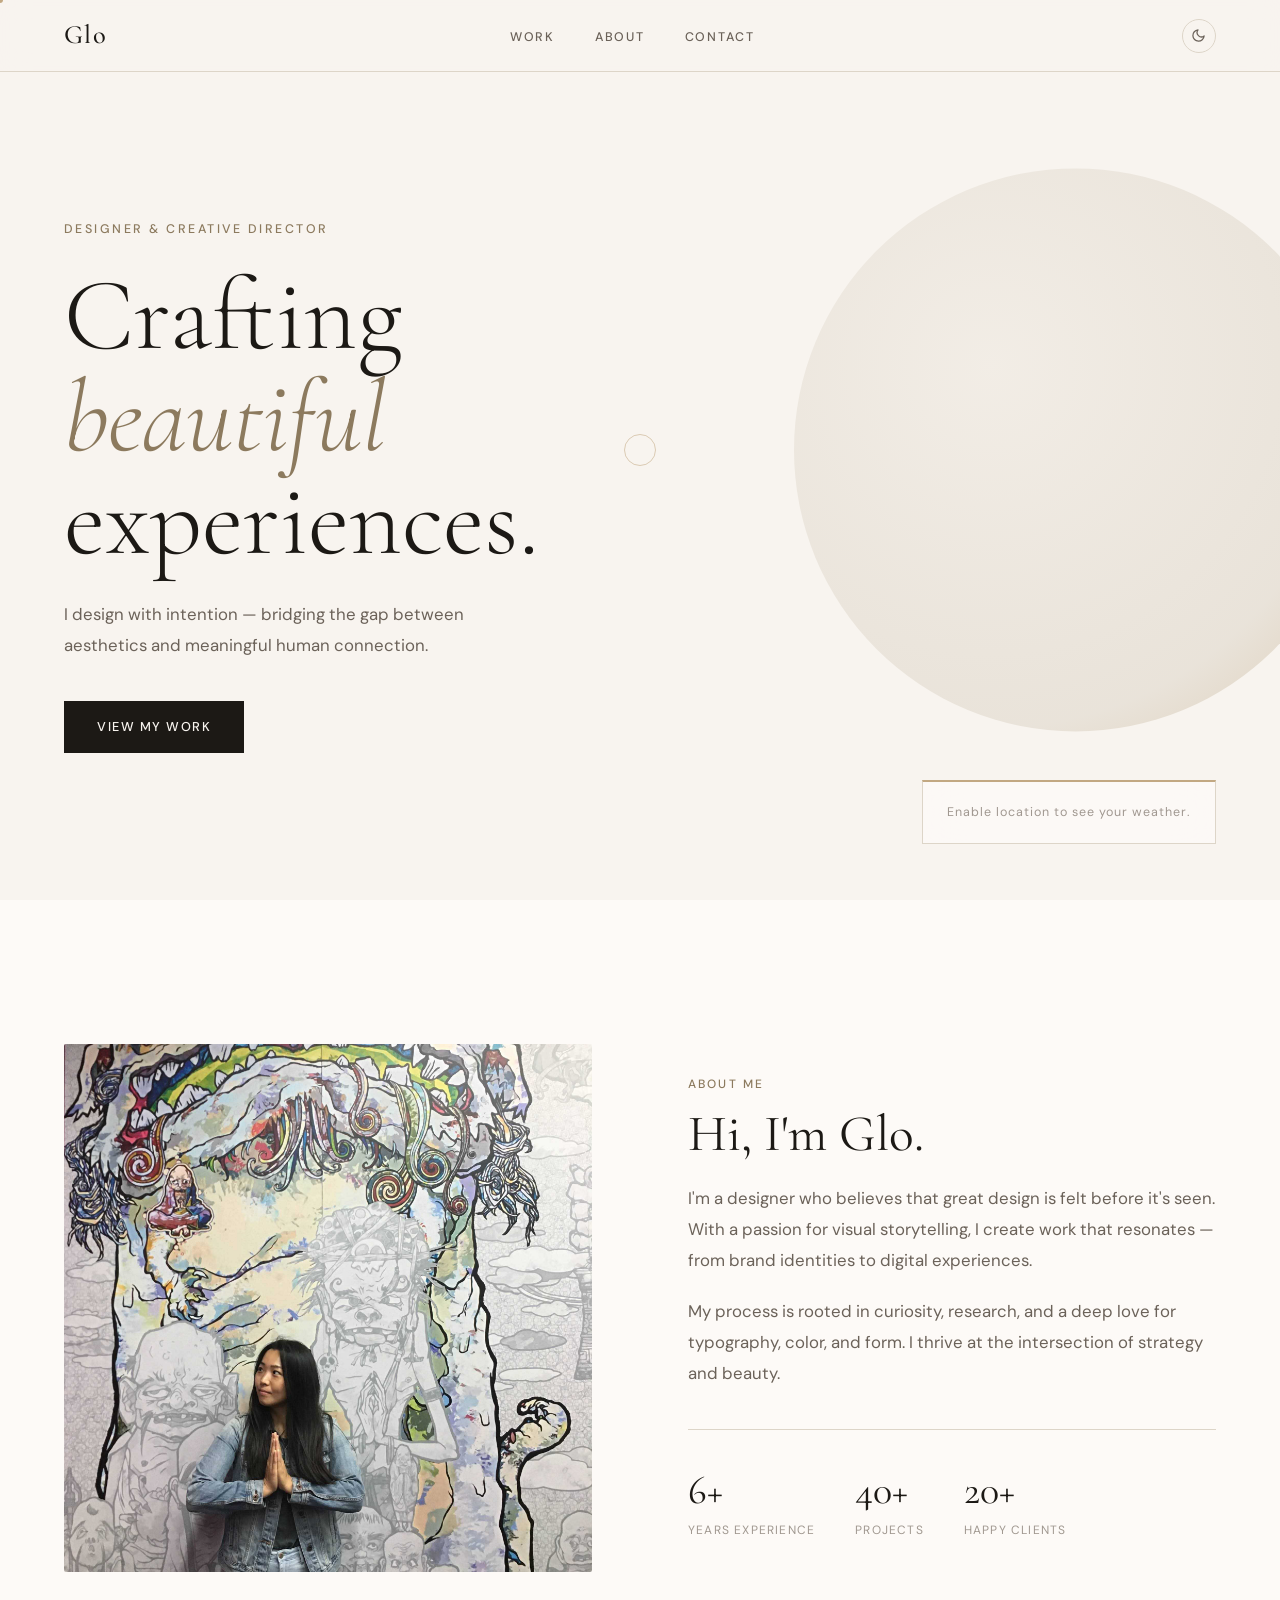
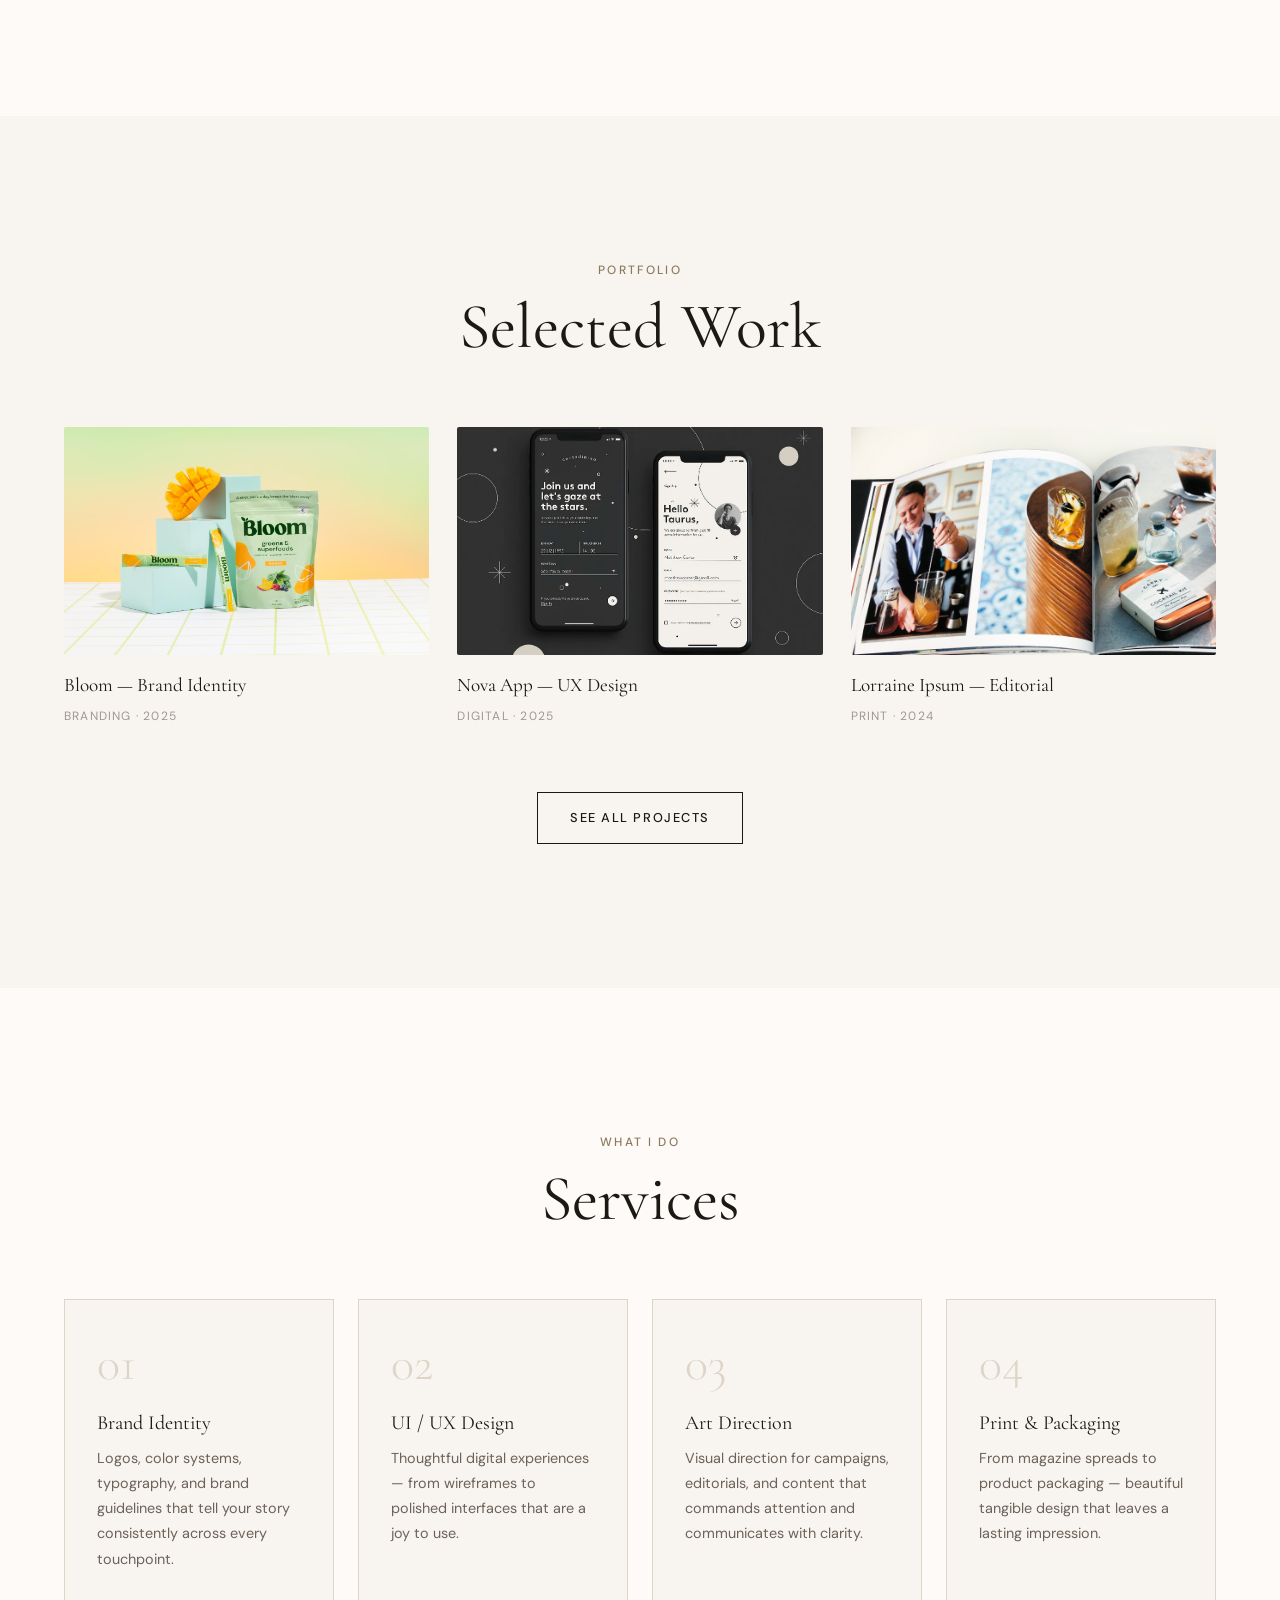
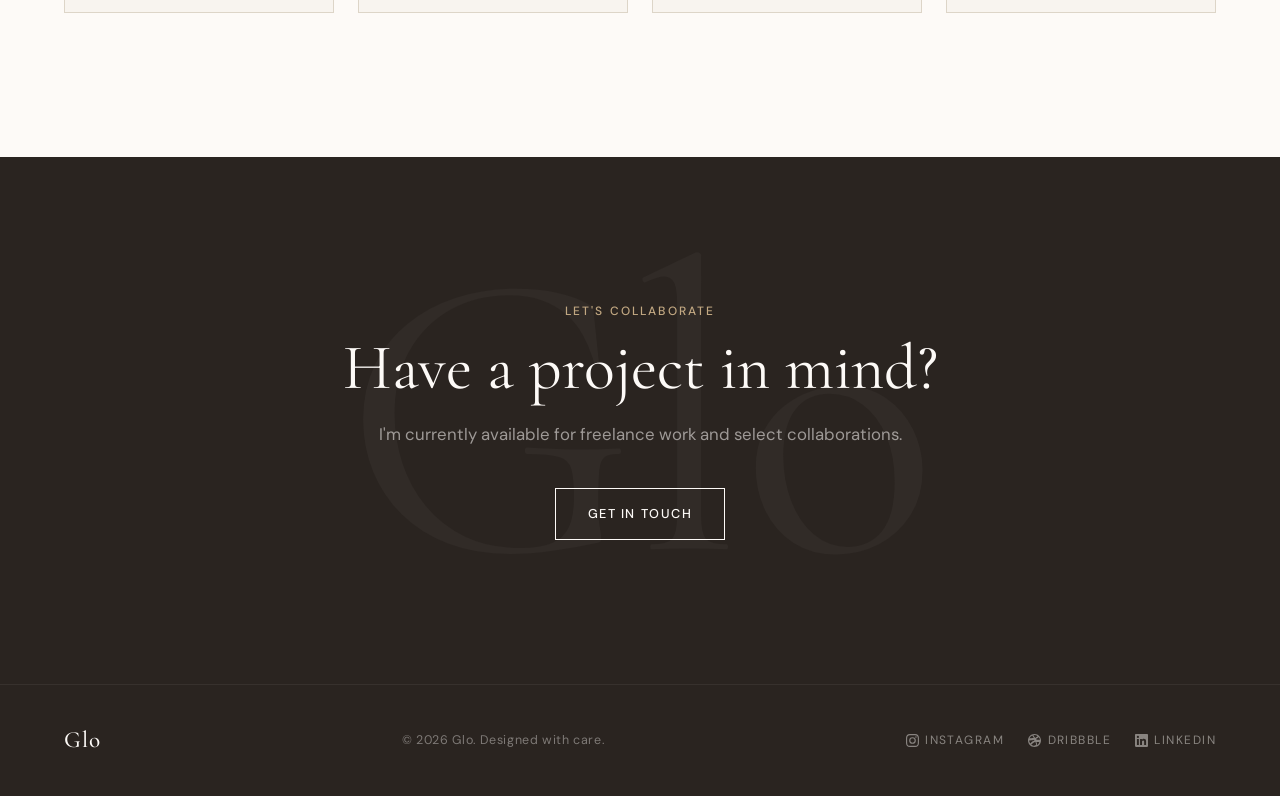
<file: index.html>
<!DOCTYPE html>
<html lang="en">
<head>
  <meta charset="UTF-8" />
  <meta name="viewport" content="width=device-width, initial-scale=1.0" />
  <title>Glo — Designer</title>
  <link rel="preconnect" href="https://fonts.googleapis.com" />
  <link rel="preconnect" href="https://fonts.gstatic.com" crossorigin />
  <link href="https://fonts.googleapis.com/css2?family=Cormorant+Garamond:ital,wght@0,300;0,400;0,500;1,300;1,400;1,500&family=DM+Sans:opsz,wght@9..40,300;9..40,400;9..40,500&display=swap" rel="stylesheet" />
  <link rel="stylesheet" href="css/styles.css" />
  <script>
    (function () {
      var t = localStorage.getItem('theme');
      if (t) { document.documentElement.setAttribute('data-theme', t); }
      else if (window.matchMedia('(prefers-color-scheme: dark)').matches) {
        document.documentElement.setAttribute('data-theme', 'dark');
      }
    }());
  </script>
</head>
<body>

  <!-- Custom cursor -->
  <div class="cursor__dot" id="cursorDot" aria-hidden="true"></div>
  <div class="cursor__ring" id="cursorRing" aria-hidden="true"></div>

  <!-- Navigation -->
  <nav class="nav">
    <a href="index.html" class="nav__logo">Glo</a>
    <ul class="nav__links">
      <li><a href="pages/work.html">Work</a></li>
      <li><a href="#about">About</a></li>
      <li><a href="pages/contact.html">Contact</a></li>
    </ul>
    <button class="theme-toggle" id="themeToggle" aria-label="Toggle dark mode">
      <svg class="theme-toggle__moon" xmlns="http://www.w3.org/2000/svg" width="15" height="15" viewBox="0 0 24 24" fill="none" stroke="currentColor" stroke-width="2" stroke-linecap="round" stroke-linejoin="round" aria-hidden="true"><path d="M21 12.79A9 9 0 1 1 11.21 3 7 7 0 0 0 21 12.79z"/></svg>
      <svg class="theme-toggle__sun" xmlns="http://www.w3.org/2000/svg" width="15" height="15" viewBox="0 0 24 24" fill="none" stroke="currentColor" stroke-width="2" stroke-linecap="round" stroke-linejoin="round" aria-hidden="true"><circle cx="12" cy="12" r="5"/><line x1="12" y1="1" x2="12" y2="3"/><line x1="12" y1="21" x2="12" y2="23"/><line x1="4.22" y1="4.22" x2="5.64" y2="5.64"/><line x1="18.36" y1="18.36" x2="19.78" y2="19.78"/><line x1="1" y1="12" x2="3" y2="12"/><line x1="21" y1="12" x2="23" y2="12"/><line x1="4.22" y1="19.78" x2="5.64" y2="18.36"/><line x1="18.36" y1="5.64" x2="19.78" y2="4.22"/></svg>
    </button>
  </nav>

  <!-- Hero -->
  <section class="hero">
    <div class="hero__content">
      <span class="hero__eyebrow">Designer &amp; Creative Director</span>
      <h1 class="hero__title">
        Crafting<br />
        <em>beautiful</em><br />
        experiences.
      </h1>
      <p class="hero__subtitle">
        I design with intention — bridging the gap between<br />
        aesthetics and meaningful human connection.
      </p>
      <a href="pages/work.html" class="btn btn--primary">View My Work</a>
    </div>
    <div class="hero__decoration">
      <div class="hero__circle"></div>
    </div>

    <!-- Weather Widget -->
    <div class="weather-widget" id="weatherWidget">
      <p class="weather-widget__status" id="wStatus">Locating…</p>
      <div class="weather-widget__body" id="wBody" style="display:none">
        <div class="weather-widget__primary">
          <span class="weather-widget__emoji" id="wEmoji"></span>
          <span class="weather-widget__temp" id="wTemp"></span>
        </div>
        <div class="weather-widget__secondary">
          <span class="weather-widget__desc" id="wDesc"></span>
          <span class="weather-widget__loc" id="wLoc"></span>
        </div>
      </div>
    </div>

  </section>

  <!-- About -->
  <section class="about" id="about">
    <div class="about__inner">
      <div class="about__image">
        <div class="about__img-placeholder">
          <img class="about__profile-img" src="assets/profile-pic-1.jpg" alt="Profile photo of Glo" />
        </div>
      </div>
      <div class="about__text">
        <span class="label">About Me</span>
        <h2 class="about__heading">Hi, I'm Glo.</h2>
        <p>I'm a designer who believes that great design is felt before it's seen. With a passion for visual storytelling, I create work that resonates — from brand identities to digital experiences.</p>
        <p>My process is rooted in curiosity, research, and a deep love for typography, color, and form. I thrive at the intersection of strategy and beauty.</p>
        <div class="about__stats">
          <div class="stat">
            <span class="stat__num">6+</span>
            <span class="stat__label">Years Experience</span>
          </div>
          <div class="stat">
            <span class="stat__num">40+</span>
            <span class="stat__label">Projects</span>
          </div>
          <div class="stat">
            <span class="stat__num">20+</span>
            <span class="stat__label">Happy Clients</span>
          </div>
        </div>
      </div>
    </div>
  </section>

  <!-- Selected Work -->
  <section class="selected-work">
    <div class="section-header">
      <span class="label">Portfolio</span>
      <h2>Selected Work</h2>
    </div>
    <div class="work-grid">
      <a href="pages/work.html" class="work-card">
        <div class="work-card__img work-card__img--1"></div>
        <div class="work-card__info">
          <h3>Bloom — Brand Identity</h3>
          <span>Branding · 2025</span>
        </div>
      </a>
      <a href="pages/work.html" class="work-card">
        <div class="work-card__img work-card__img--2"></div>
        <div class="work-card__info">
          <h3>Nova App — UX Design</h3>
          <span>Digital · 2025</span>
        </div>
      </a>
      <a href="pages/work.html" class="work-card">
        <div class="work-card__img work-card__img--3"></div>
        <div class="work-card__info">
          <h3>Lorraine Ipsum — Editorial</h3>
          <span>Print · 2024</span>
        </div>
      </a>
    </div>
    <div class="section-footer">
      <a href="pages/work.html" class="btn btn--secondary">See All Projects</a>
    </div>
  </section>

  <!-- Services -->
  <section class="services">
    <div class="section-header">
      <span class="label">What I Do</span>
      <h2>Services</h2>
    </div>
    <div class="services-grid">
      <div class="service-card">
        <div class="service-card__number">01</div>
        <h3>Brand Identity</h3>
        <p>Logos, color systems, typography, and brand guidelines that tell your story consistently across every touchpoint.</p>
      </div>
      <div class="service-card">
        <div class="service-card__number">02</div>
        <h3>UI / UX Design</h3>
        <p>Thoughtful digital experiences — from wireframes to polished interfaces that are a joy to use.</p>
      </div>
      <div class="service-card">
        <div class="service-card__number">03</div>
        <h3>Art Direction</h3>
        <p>Visual direction for campaigns, editorials, and content that commands attention and communicates with clarity.</p>
      </div>
      <div class="service-card">
        <div class="service-card__number">04</div>
        <h3>Print &amp; Packaging</h3>
        <p>From magazine spreads to product packaging — beautiful tangible design that leaves a lasting impression.</p>
      </div>
    </div>
  </section>

  <!-- CTA -->
  <section class="cta">
    <div class="cta__inner">
      <span class="label label--light">Let's Collaborate</span>
      <h2 class="cta__heading">Have a project in mind?</h2>
      <p>I'm currently available for freelance work and select collaborations.</p>
      <a href="pages/contact.html" class="btn btn--light">Get In Touch</a>
    </div>
  </section>

  <!-- Footer -->
  <footer class="footer">
    <div class="footer__inner">
      <span class="footer__logo">Glo</span>
      <p class="footer__copy">&copy; 2026 Glo. Designed with care.</p>
      <div class="footer__links">
        <a href="#"><svg xmlns="http://www.w3.org/2000/svg" width="13" height="13" viewBox="0 0 24 24" fill="currentColor" aria-hidden="true"><path d="M12 2.163c3.204 0 3.584.012 4.85.07 3.252.148 4.771 1.691 4.919 4.919.058 1.265.069 1.645.069 4.849 0 3.205-.012 3.584-.069 4.849-.149 3.225-1.664 4.771-4.919 4.919-1.266.058-1.644.07-4.85.07-3.204 0-3.584-.012-4.849-.07-3.26-.149-4.771-1.699-4.919-4.92-.058-1.265-.07-1.644-.07-4.849 0-3.204.013-3.583.07-4.849.149-3.227 1.664-4.771 4.919-4.919 1.266-.057 1.645-.069 4.849-.069zM12 0C8.741 0 8.333.014 7.053.072 2.695.272.273 2.69.073 7.052.014 8.333 0 8.741 0 12c0 3.259.014 3.668.072 4.948.2 4.358 2.618 6.78 6.98 6.98C8.333 23.986 8.741 24 12 24c3.259 0 3.668-.014 4.948-.072 4.354-.2 6.782-2.618 6.979-6.98.059-1.28.073-1.689.073-4.948 0-3.259-.014-3.667-.072-4.947-.196-4.354-2.617-6.78-6.979-6.98C15.668.014 15.259 0 12 0zm0 5.838a6.162 6.162 0 1 0 0 12.324 6.162 6.162 0 0 0 0-12.324zM12 16a4 4 0 1 1 0-8 4 4 0 0 1 0 8zm6.406-11.845a1.44 1.44 0 1 0 0 2.881 1.44 1.44 0 0 0 0-2.881z"/></svg>Instagram</a>
        <a href="#"><svg xmlns="http://www.w3.org/2000/svg" width="13" height="13" viewBox="0 0 24 24" fill="currentColor" aria-hidden="true"><path d="M12 0C5.374 0 0 5.373 0 12c0 6.628 5.374 12 12 12 6.628 0 12-5.372 12-12 0-6.627-5.372-12-12-12zm7.92 5.677c1.2 1.46 1.934 3.31 1.969 5.322-.288-.057-3.17-.645-6.072-.28-.066-.15-.13-.305-.198-.46-.19-.433-.393-.866-.607-1.29 3.22-1.31 4.688-3.197 4.908-3.292zM12 2.059c2.21 0 4.237.808 5.808 2.14-.19.075-1.5 1.863-4.617 3.02C11.68 4.93 10.07 3.24 9.83 2.99A10.005 10.005 0 0 1 12 2.06zm-4.39.737c.23.238 1.81 1.934 3.33 4.13-4.195 1.115-7.897 1.099-8.284 1.094A10.027 10.027 0 0 1 7.61 2.796zM2.058 12.003c0-.064.002-.128.002-.192.373.012 4.736.072 9.22-1.275.258.506.502 1.021.726 1.541-.113.032-.226.065-.337.1-4.638 1.497-7.1 5.588-7.1 5.588A9.944 9.944 0 0 1 2.059 12zm9.942 9.944a9.95 9.95 0 0 1-5.977-1.986s2.313-3.88 7.45-5.652c.021-.007.04-.015.06-.022a31.42 31.42 0 0 1 1.632 5.888 9.94 9.94 0 0 1-3.165.772zm5.11-1.406a33.027 33.027 0 0 0-1.516-5.608c2.715-.432 5.096.278 5.388.373a10.03 10.03 0 0 1-3.872 5.235z"/></svg>Dribbble</a>
        <a href="#"><svg xmlns="http://www.w3.org/2000/svg" width="13" height="13" viewBox="0 0 24 24" fill="currentColor" aria-hidden="true"><path d="M20.447 20.452h-3.554v-5.569c0-1.328-.027-3.037-1.852-3.037-1.853 0-2.136 1.445-2.136 2.939v5.667H9.351V9h3.414v1.561h.046c.477-.9 1.637-1.85 3.37-1.85 3.601 0 4.267 2.37 4.267 5.455v6.286zM5.337 7.433a2.062 2.062 0 0 1-2.063-2.065 2.064 2.064 0 1 1 2.063 2.065zm1.782 13.019H3.555V9h3.564v11.452zM22.225 0H1.771C.792 0 0 .774 0 1.729v20.542C0 23.227.792 24 1.771 24h20.451C23.2 24 24 23.227 24 22.271V1.729C24 .774 23.2 0 22.222 0h.003z"/></svg>LinkedIn</a>
      </div>
    </div>
  </footer>

  <script src="js/app.js"></script>
</body>
</html>
</file>
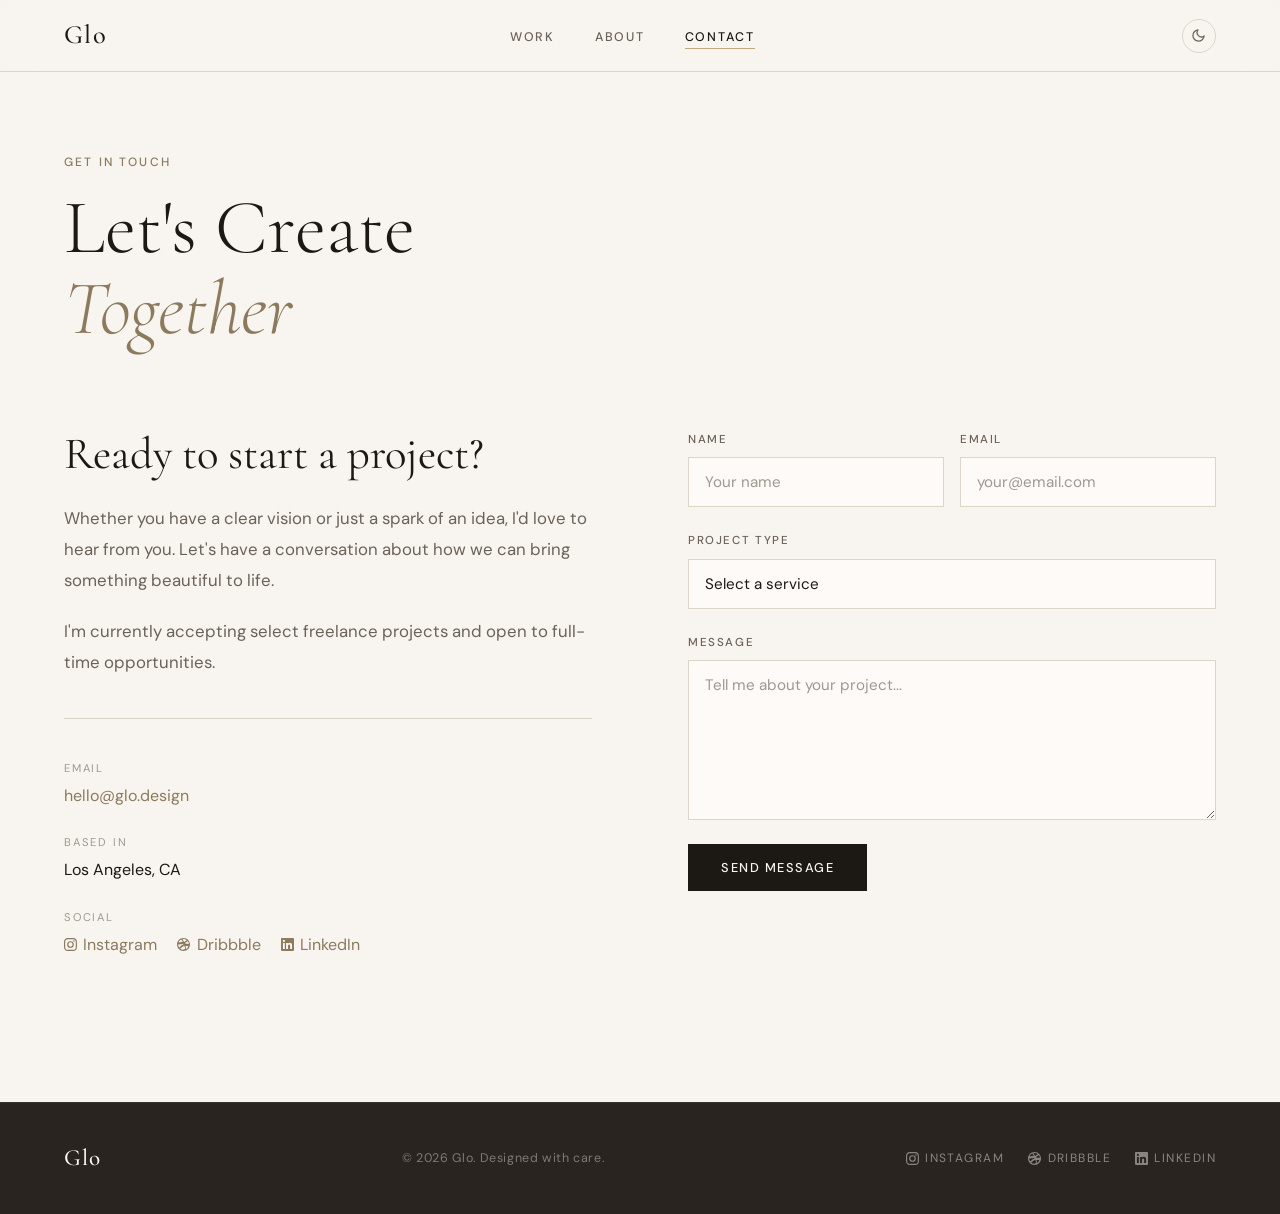
<file: pages/contact.html>
<!DOCTYPE html>
<html lang="en">
<head>
  <meta charset="UTF-8" />
  <meta name="viewport" content="width=device-width, initial-scale=1.0" />
  <title>Contact — Glo</title>
  <link rel="preconnect" href="https://fonts.googleapis.com" />
  <link rel="preconnect" href="https://fonts.gstatic.com" crossorigin />
  <link href="https://fonts.googleapis.com/css2?family=Cormorant+Garamond:ital,wght@0,300;0,400;0,500;1,300;1,400;1,500&family=DM+Sans:opsz,wght@9..40,300;9..40,400;9..40,500&display=swap" rel="stylesheet" />
  <link rel="stylesheet" href="../css/styles.css" />
  <script>
    (function () {
      var t = localStorage.getItem('theme');
      if (t) { document.documentElement.setAttribute('data-theme', t); }
      else if (window.matchMedia('(prefers-color-scheme: dark)').matches) {
        document.documentElement.setAttribute('data-theme', 'dark');
      }
    }());
  </script>
</head>
<body>

  <nav class="nav">
    <a href="../index.html" class="nav__logo">Glo</a>
    <ul class="nav__links">
      <li><a href="work.html">Work</a></li>
      <li><a href="../index.html#about">About</a></li>
      <li><a href="contact.html" class="nav__link--active">Contact</a></li>
    </ul>
    <button class="theme-toggle" id="themeToggle" aria-label="Toggle dark mode">
      <svg class="theme-toggle__moon" xmlns="http://www.w3.org/2000/svg" width="15" height="15" viewBox="0 0 24 24" fill="none" stroke="currentColor" stroke-width="2" stroke-linecap="round" stroke-linejoin="round" aria-hidden="true"><path d="M21 12.79A9 9 0 1 1 11.21 3 7 7 0 0 0 21 12.79z"/></svg>
      <svg class="theme-toggle__sun" xmlns="http://www.w3.org/2000/svg" width="15" height="15" viewBox="0 0 24 24" fill="none" stroke="currentColor" stroke-width="2" stroke-linecap="round" stroke-linejoin="round" aria-hidden="true"><circle cx="12" cy="12" r="5"/><line x1="12" y1="1" x2="12" y2="3"/><line x1="12" y1="21" x2="12" y2="23"/><line x1="4.22" y1="4.22" x2="5.64" y2="5.64"/><line x1="18.36" y1="18.36" x2="19.78" y2="19.78"/><line x1="1" y1="12" x2="3" y2="12"/><line x1="21" y1="12" x2="23" y2="12"/><line x1="4.22" y1="19.78" x2="5.64" y2="18.36"/><line x1="18.36" y1="5.64" x2="19.78" y2="4.22"/></svg>
    </button>
  </nav>

  <section class="page-hero">
    <span class="page-hero__eyebrow">Get In Touch</span>
    <h1 class="page-hero__title">
      Let's Create<br />
      <em>Together</em>
    </h1>
  </section>

  <div class="contact-layout">

    <div class="contact-info">
      <h2>Ready to start a project?</h2>
      <p>Whether you have a clear vision or just a spark of an idea, I'd love to hear from you. Let's have a conversation about how we can bring something beautiful to life.</p>
      <p>I'm currently accepting select freelance projects and open to full-time opportunities.</p>

      <div class="contact-details">
        <div>
          <span class="contact-detail__label">Email</span>
          <div class="contact-detail__value">
            <a href="mailto:hello@glo.design">hello@glo.design</a>
          </div>
        </div>
        <div>
          <span class="contact-detail__label">Based In</span>
          <div class="contact-detail__value">Los Angeles, CA</div>
        </div>
        <div>
          <span class="contact-detail__label">Social</span>
          <div class="contact-detail__value social-links">
            <a href="#"><svg xmlns="http://www.w3.org/2000/svg" width="13" height="13" viewBox="0 0 24 24" fill="currentColor" aria-hidden="true"><path d="M12 2.163c3.204 0 3.584.012 4.85.07 3.252.148 4.771 1.691 4.919 4.919.058 1.265.069 1.645.069 4.849 0 3.205-.012 3.584-.069 4.849-.149 3.225-1.664 4.771-4.919 4.919-1.266.058-1.644.07-4.85.07-3.204 0-3.584-.012-4.849-.07-3.26-.149-4.771-1.699-4.919-4.92-.058-1.265-.07-1.644-.07-4.849 0-3.204.013-3.583.07-4.849.149-3.227 1.664-4.771 4.919-4.919 1.266-.057 1.645-.069 4.849-.069zM12 0C8.741 0 8.333.014 7.053.072 2.695.272.273 2.69.073 7.052.014 8.333 0 8.741 0 12c0 3.259.014 3.668.072 4.948.2 4.358 2.618 6.78 6.98 6.98C8.333 23.986 8.741 24 12 24c3.259 0 3.668-.014 4.948-.072 4.354-.2 6.782-2.618 6.979-6.98.059-1.28.073-1.689.073-4.948 0-3.259-.014-3.667-.072-4.947-.196-4.354-2.617-6.78-6.979-6.98C15.668.014 15.259 0 12 0zm0 5.838a6.162 6.162 0 1 0 0 12.324 6.162 6.162 0 0 0 0-12.324zM12 16a4 4 0 1 1 0-8 4 4 0 0 1 0 8zm6.406-11.845a1.44 1.44 0 1 0 0 2.881 1.44 1.44 0 0 0 0-2.881z"/></svg>Instagram</a>
            <a href="#"><svg xmlns="http://www.w3.org/2000/svg" width="13" height="13" viewBox="0 0 24 24" fill="currentColor" aria-hidden="true"><path d="M12 0C5.374 0 0 5.373 0 12c0 6.628 5.374 12 12 12 6.628 0 12-5.372 12-12 0-6.627-5.372-12-12-12zm7.92 5.677c1.2 1.46 1.934 3.31 1.969 5.322-.288-.057-3.17-.645-6.072-.28-.066-.15-.13-.305-.198-.46-.19-.433-.393-.866-.607-1.29 3.22-1.31 4.688-3.197 4.908-3.292zM12 2.059c2.21 0 4.237.808 5.808 2.14-.19.075-1.5 1.863-4.617 3.02C11.68 4.93 10.07 3.24 9.83 2.99A10.005 10.005 0 0 1 12 2.06zm-4.39.737c.23.238 1.81 1.934 3.33 4.13-4.195 1.115-7.897 1.099-8.284 1.094A10.027 10.027 0 0 1 7.61 2.796zM2.058 12.003c0-.064.002-.128.002-.192.373.012 4.736.072 9.22-1.275.258.506.502 1.021.726 1.541-.113.032-.226.065-.337.1-4.638 1.497-7.1 5.588-7.1 5.588A9.944 9.944 0 0 1 2.059 12zm9.942 9.944a9.95 9.95 0 0 1-5.977-1.986s2.313-3.88 7.45-5.652c.021-.007.04-.015.06-.022a31.42 31.42 0 0 1 1.632 5.888 9.94 9.94 0 0 1-3.165.772zm5.11-1.406a33.027 33.027 0 0 0-1.516-5.608c2.715-.432 5.096.278 5.388.373a10.03 10.03 0 0 1-3.872 5.235z"/></svg>Dribbble</a>
            <a href="#"><svg xmlns="http://www.w3.org/2000/svg" width="13" height="13" viewBox="0 0 24 24" fill="currentColor" aria-hidden="true"><path d="M20.447 20.452h-3.554v-5.569c0-1.328-.027-3.037-1.852-3.037-1.853 0-2.136 1.445-2.136 2.939v5.667H9.351V9h3.414v1.561h.046c.477-.9 1.637-1.85 3.37-1.85 3.601 0 4.267 2.37 4.267 5.455v6.286zM5.337 7.433a2.062 2.062 0 0 1-2.063-2.065 2.064 2.064 0 1 1 2.063 2.065zm1.782 13.019H3.555V9h3.564v11.452zM22.225 0H1.771C.792 0 0 .774 0 1.729v20.542C0 23.227.792 24 1.771 24h20.451C23.2 24 24 23.227 24 22.271V1.729C24 .774 23.2 0 22.222 0h.003z"/></svg>LinkedIn</a>
          </div>
        </div>
      </div>
    </div>

    <form class="contact-form" action="#" method="post">
      <div class="form-row">
        <div class="form-group">
          <label for="name">Name</label>
          <input type="text" id="name" name="name" placeholder="Your name" required />
        </div>
        <div class="form-group">
          <label for="email">Email</label>
          <input type="email" id="email" name="email" placeholder="your@email.com" required />
        </div>
      </div>
      <div class="form-group">
        <label for="service">Project Type</label>
        <select id="service" name="service">
          <option value="" disabled selected>Select a service</option>
          <option value="branding">Brand Identity</option>
          <option value="ux">UI / UX Design</option>
          <option value="art">Art Direction</option>
          <option value="print">Print &amp; Packaging</option>
          <option value="other">Other</option>
        </select>
      </div>
      <div class="form-group">
        <label for="message">Message</label>
        <textarea id="message" name="message" placeholder="Tell me about your project..."></textarea>
      </div>
      <div>
        <button type="submit" class="btn btn--primary">Send Message</button>
      </div>
    </form>

  </div>

  <footer class="footer">
    <div class="footer__inner">
      <span class="footer__logo">Glo</span>
      <p class="footer__copy">&copy; 2026 Glo. Designed with care.</p>
      <div class="footer__links">
        <a href="#"><svg xmlns="http://www.w3.org/2000/svg" width="13" height="13" viewBox="0 0 24 24" fill="currentColor" aria-hidden="true"><path d="M12 2.163c3.204 0 3.584.012 4.85.07 3.252.148 4.771 1.691 4.919 4.919.058 1.265.069 1.645.069 4.849 0 3.205-.012 3.584-.069 4.849-.149 3.225-1.664 4.771-4.919 4.919-1.266.058-1.644.07-4.85.07-3.204 0-3.584-.012-4.849-.07-3.26-.149-4.771-1.699-4.919-4.92-.058-1.265-.07-1.644-.07-4.849 0-3.204.013-3.583.07-4.849.149-3.227 1.664-4.771 4.919-4.919 1.266-.057 1.645-.069 4.849-.069zM12 0C8.741 0 8.333.014 7.053.072 2.695.272.273 2.69.073 7.052.014 8.333 0 8.741 0 12c0 3.259.014 3.668.072 4.948.2 4.358 2.618 6.78 6.98 6.98C8.333 23.986 8.741 24 12 24c3.259 0 3.668-.014 4.948-.072 4.354-.2 6.782-2.618 6.979-6.98.059-1.28.073-1.689.073-4.948 0-3.259-.014-3.667-.072-4.947-.196-4.354-2.617-6.78-6.979-6.98C15.668.014 15.259 0 12 0zm0 5.838a6.162 6.162 0 1 0 0 12.324 6.162 6.162 0 0 0 0-12.324zM12 16a4 4 0 1 1 0-8 4 4 0 0 1 0 8zm6.406-11.845a1.44 1.44 0 1 0 0 2.881 1.44 1.44 0 0 0 0-2.881z"/></svg>Instagram</a>
        <a href="#"><svg xmlns="http://www.w3.org/2000/svg" width="13" height="13" viewBox="0 0 24 24" fill="currentColor" aria-hidden="true"><path d="M12 0C5.374 0 0 5.373 0 12c0 6.628 5.374 12 12 12 6.628 0 12-5.372 12-12 0-6.627-5.372-12-12-12zm7.92 5.677c1.2 1.46 1.934 3.31 1.969 5.322-.288-.057-3.17-.645-6.072-.28-.066-.15-.13-.305-.198-.46-.19-.433-.393-.866-.607-1.29 3.22-1.31 4.688-3.197 4.908-3.292zM12 2.059c2.21 0 4.237.808 5.808 2.14-.19.075-1.5 1.863-4.617 3.02C11.68 4.93 10.07 3.24 9.83 2.99A10.005 10.005 0 0 1 12 2.06zm-4.39.737c.23.238 1.81 1.934 3.33 4.13-4.195 1.115-7.897 1.099-8.284 1.094A10.027 10.027 0 0 1 7.61 2.796zM2.058 12.003c0-.064.002-.128.002-.192.373.012 4.736.072 9.22-1.275.258.506.502 1.021.726 1.541-.113.032-.226.065-.337.1-4.638 1.497-7.1 5.588-7.1 5.588A9.944 9.944 0 0 1 2.059 12zm9.942 9.944a9.95 9.95 0 0 1-5.977-1.986s2.313-3.88 7.45-5.652c.021-.007.04-.015.06-.022a31.42 31.42 0 0 1 1.632 5.888 9.94 9.94 0 0 1-3.165.772zm5.11-1.406a33.027 33.027 0 0 0-1.516-5.608c2.715-.432 5.096.278 5.388.373a10.03 10.03 0 0 1-3.872 5.235z"/></svg>Dribbble</a>
        <a href="#"><svg xmlns="http://www.w3.org/2000/svg" width="13" height="13" viewBox="0 0 24 24" fill="currentColor" aria-hidden="true"><path d="M20.447 20.452h-3.554v-5.569c0-1.328-.027-3.037-1.852-3.037-1.853 0-2.136 1.445-2.136 2.939v5.667H9.351V9h3.414v1.561h.046c.477-.9 1.637-1.85 3.37-1.85 3.601 0 4.267 2.37 4.267 5.455v6.286zM5.337 7.433a2.062 2.062 0 0 1-2.063-2.065 2.064 2.064 0 1 1 2.063 2.065zm1.782 13.019H3.555V9h3.564v11.452zM22.225 0H1.771C.792 0 0 .774 0 1.729v20.542C0 23.227.792 24 1.771 24h20.451C23.2 24 24 23.227 24 22.271V1.729C24 .774 23.2 0 22.222 0h.003z"/></svg>LinkedIn</a>
      </div>
    </div>
  </footer>

  <script src="../js/app.js"></script>
</body>
</html>
</file>
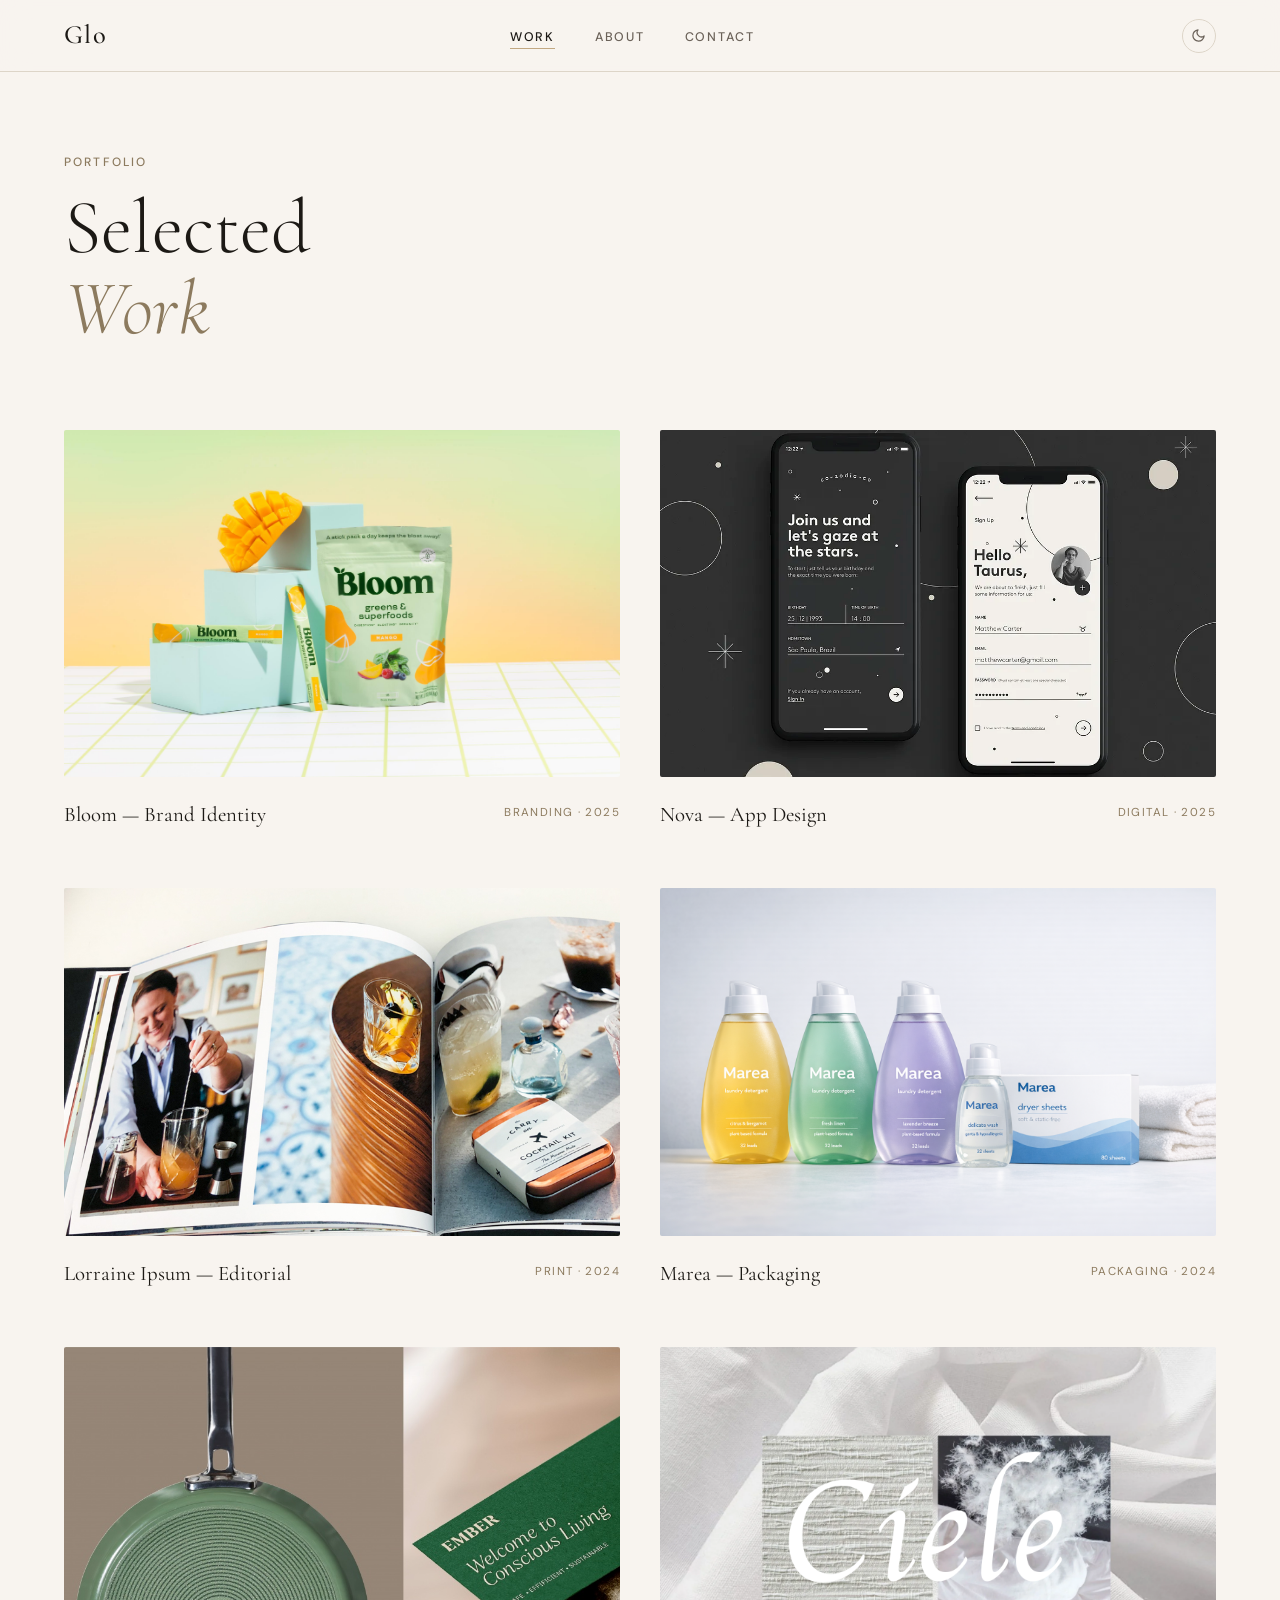
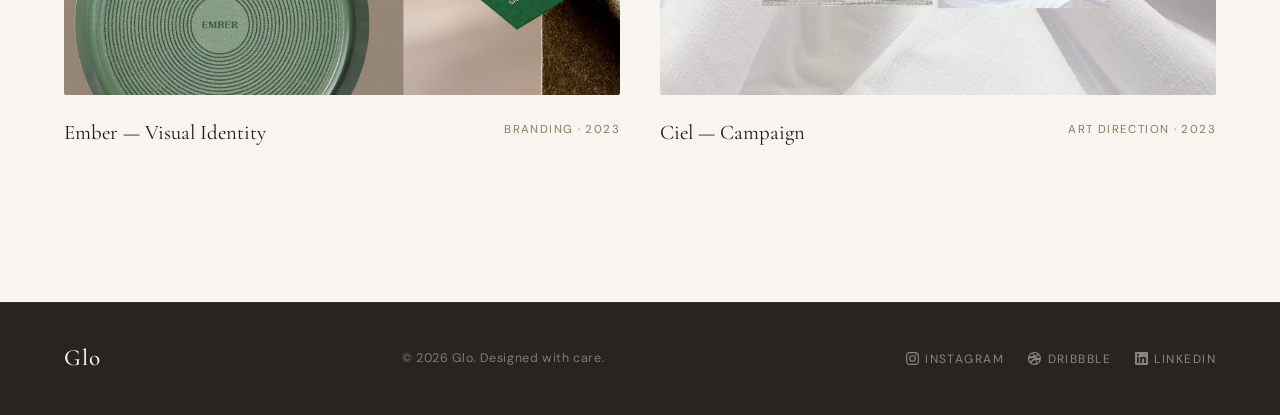
<file: pages/work.html>
<!DOCTYPE html>
<html lang="en">
<head>
  <meta charset="UTF-8" />
  <meta name="viewport" content="width=device-width, initial-scale=1.0" />
  <title>Work — Glo</title>
  <link rel="preconnect" href="https://fonts.googleapis.com" />
  <link rel="preconnect" href="https://fonts.gstatic.com" crossorigin />
  <link href="https://fonts.googleapis.com/css2?family=Cormorant+Garamond:ital,wght@0,300;0,400;0,500;1,300;1,400;1,500&family=DM+Sans:opsz,wght@9..40,300;9..40,400;9..40,500&display=swap" rel="stylesheet" />
  <link rel="stylesheet" href="../css/styles.css" />
  <script>
    (function () {
      var t = localStorage.getItem('theme');
      if (t) { document.documentElement.setAttribute('data-theme', t); }
      else if (window.matchMedia('(prefers-color-scheme: dark)').matches) {
        document.documentElement.setAttribute('data-theme', 'dark');
      }
    }());
  </script>
</head>
<body>

  <nav class="nav">
    <a href="../index.html" class="nav__logo">Glo</a>
    <ul class="nav__links">
      <li><a href="work.html" class="nav__link--active">Work</a></li>
      <li><a href="../index.html#about">About</a></li>
      <li><a href="contact.html">Contact</a></li>
    </ul>
    <button class="theme-toggle" id="themeToggle" aria-label="Toggle dark mode">
      <svg class="theme-toggle__moon" xmlns="http://www.w3.org/2000/svg" width="15" height="15" viewBox="0 0 24 24" fill="none" stroke="currentColor" stroke-width="2" stroke-linecap="round" stroke-linejoin="round" aria-hidden="true"><path d="M21 12.79A9 9 0 1 1 11.21 3 7 7 0 0 0 21 12.79z"/></svg>
      <svg class="theme-toggle__sun" xmlns="http://www.w3.org/2000/svg" width="15" height="15" viewBox="0 0 24 24" fill="none" stroke="currentColor" stroke-width="2" stroke-linecap="round" stroke-linejoin="round" aria-hidden="true"><circle cx="12" cy="12" r="5"/><line x1="12" y1="1" x2="12" y2="3"/><line x1="12" y1="21" x2="12" y2="23"/><line x1="4.22" y1="4.22" x2="5.64" y2="5.64"/><line x1="18.36" y1="18.36" x2="19.78" y2="19.78"/><line x1="1" y1="12" x2="3" y2="12"/><line x1="21" y1="12" x2="23" y2="12"/><line x1="4.22" y1="19.78" x2="5.64" y2="18.36"/><line x1="18.36" y1="5.64" x2="19.78" y2="4.22"/></svg>
    </button>
  </nav>

  <section class="page-hero">
    <span class="page-hero__eyebrow">Portfolio</span>
    <h1 class="page-hero__title">
      Selected<br />
      <em>Work</em>
    </h1>
  </section>

  <div class="project-grid">

    <a href="#" class="project-card">
      <div class="project-card__img project-card__img--1"></div>
      <div class="project-card__meta">
        <div class="project-card__title">Bloom — Brand Identity</div>
        <div class="project-card__cat">Branding · 2025</div>
      </div>
    </a>

    <a href="#" class="project-card">
      <div class="project-card__img project-card__img--2"></div>
      <div class="project-card__meta">
        <div class="project-card__title">Nova — App Design</div>
        <div class="project-card__cat">Digital · 2025</div>
      </div>
    </a>

    <a href="#" class="project-card">
      <div class="project-card__img project-card__img--3"></div>
      <div class="project-card__meta">
        <div class="project-card__title">Lorraine Ipsum — Editorial</div>
        <div class="project-card__cat">Print · 2024</div>
      </div>
    </a>

    <a href="#" class="project-card">
      <div class="project-card__img project-card__img--4"></div>
      <div class="project-card__meta">
        <div class="project-card__title">Marea — Packaging</div>
        <div class="project-card__cat">Packaging · 2024</div>
      </div>
    </a>

    <a href="#" class="project-card">
      <div class="project-card__img project-card__img--5"></div>
      <div class="project-card__meta">
        <div class="project-card__title">Ember — Visual Identity</div>
        <div class="project-card__cat">Branding · 2023</div>
      </div>
    </a>

    <a href="#" class="project-card">
      <div class="project-card__img project-card__img--6"></div>
      <div class="project-card__meta">
        <div class="project-card__title">Ciel — Campaign</div>
        <div class="project-card__cat">Art Direction · 2023</div>
      </div>
    </a>

  </div>

  <footer class="footer">
    <div class="footer__inner">
      <span class="footer__logo">Glo</span>
      <p class="footer__copy">&copy; 2026 Glo. Designed with care.</p>
      <div class="footer__links">
        <a href="#"><svg xmlns="http://www.w3.org/2000/svg" width="13" height="13" viewBox="0 0 24 24" fill="currentColor" aria-hidden="true"><path d="M12 2.163c3.204 0 3.584.012 4.85.07 3.252.148 4.771 1.691 4.919 4.919.058 1.265.069 1.645.069 4.849 0 3.205-.012 3.584-.069 4.849-.149 3.225-1.664 4.771-4.919 4.919-1.266.058-1.644.07-4.85.07-3.204 0-3.584-.012-4.849-.07-3.26-.149-4.771-1.699-4.919-4.92-.058-1.265-.07-1.644-.07-4.849 0-3.204.013-3.583.07-4.849.149-3.227 1.664-4.771 4.919-4.919 1.266-.057 1.645-.069 4.849-.069zM12 0C8.741 0 8.333.014 7.053.072 2.695.272.273 2.69.073 7.052.014 8.333 0 8.741 0 12c0 3.259.014 3.668.072 4.948.2 4.358 2.618 6.78 6.98 6.98C8.333 23.986 8.741 24 12 24c3.259 0 3.668-.014 4.948-.072 4.354-.2 6.782-2.618 6.979-6.98.059-1.28.073-1.689.073-4.948 0-3.259-.014-3.667-.072-4.947-.196-4.354-2.617-6.78-6.979-6.98C15.668.014 15.259 0 12 0zm0 5.838a6.162 6.162 0 1 0 0 12.324 6.162 6.162 0 0 0 0-12.324zM12 16a4 4 0 1 1 0-8 4 4 0 0 1 0 8zm6.406-11.845a1.44 1.44 0 1 0 0 2.881 1.44 1.44 0 0 0 0-2.881z"/></svg>Instagram</a>
        <a href="#"><svg xmlns="http://www.w3.org/2000/svg" width="13" height="13" viewBox="0 0 24 24" fill="currentColor" aria-hidden="true"><path d="M12 0C5.374 0 0 5.373 0 12c0 6.628 5.374 12 12 12 6.628 0 12-5.372 12-12 0-6.627-5.372-12-12-12zm7.92 5.677c1.2 1.46 1.934 3.31 1.969 5.322-.288-.057-3.17-.645-6.072-.28-.066-.15-.13-.305-.198-.46-.19-.433-.393-.866-.607-1.29 3.22-1.31 4.688-3.197 4.908-3.292zM12 2.059c2.21 0 4.237.808 5.808 2.14-.19.075-1.5 1.863-4.617 3.02C11.68 4.93 10.07 3.24 9.83 2.99A10.005 10.005 0 0 1 12 2.06zm-4.39.737c.23.238 1.81 1.934 3.33 4.13-4.195 1.115-7.897 1.099-8.284 1.094A10.027 10.027 0 0 1 7.61 2.796zM2.058 12.003c0-.064.002-.128.002-.192.373.012 4.736.072 9.22-1.275.258.506.502 1.021.726 1.541-.113.032-.226.065-.337.1-4.638 1.497-7.1 5.588-7.1 5.588A9.944 9.944 0 0 1 2.059 12zm9.942 9.944a9.95 9.95 0 0 1-5.977-1.986s2.313-3.88 7.45-5.652c.021-.007.04-.015.06-.022a31.42 31.42 0 0 1 1.632 5.888 9.94 9.94 0 0 1-3.165.772zm5.11-1.406a33.027 33.027 0 0 0-1.516-5.608c2.715-.432 5.096.278 5.388.373a10.03 10.03 0 0 1-3.872 5.235z"/></svg>Dribbble</a>
        <a href="#"><svg xmlns="http://www.w3.org/2000/svg" width="13" height="13" viewBox="0 0 24 24" fill="currentColor" aria-hidden="true"><path d="M20.447 20.452h-3.554v-5.569c0-1.328-.027-3.037-1.852-3.037-1.853 0-2.136 1.445-2.136 2.939v5.667H9.351V9h3.414v1.561h.046c.477-.9 1.637-1.85 3.37-1.85 3.601 0 4.267 2.37 4.267 5.455v6.286zM5.337 7.433a2.062 2.062 0 0 1-2.063-2.065 2.064 2.064 0 1 1 2.063 2.065zm1.782 13.019H3.555V9h3.564v11.452zM22.225 0H1.771C.792 0 0 .774 0 1.729v20.542C0 23.227.792 24 1.771 24h20.451C23.2 24 24 23.227 24 22.271V1.729C24 .774 23.2 0 22.222 0h.003z"/></svg>LinkedIn</a>
      </div>
    </div>
  </footer>

  <script src="../js/app.js"></script>
</body>
</html>
</file>
<file: css/styles.css>
/* ============================================
   GLO — Personal Website Styles
   ============================================ */

/* --- Variables --- */
:root {
  --cream:       #F8F4EF;
  --warm-white:  #FDFAF7;
  --ink:         #1C1915;
  --ink-mid:     #6B6259;
  --ink-light:   #A09890;
  --gold:        #C2A882;
  --gold-dark:   #8C7A5E;
  --sand:        #EDE7DE;
  --sand-deep:   #DDD5C8;
  --dark:        #2A2420;
  --font-serif:  'Cormorant Garamond', Georgia, serif;
  --font-sans:   'DM Sans', system-ui, -apple-system, sans-serif;
  --max-width:   1200px;
  --nav-height:  72px;
}

/* --- Reset --- */
*, *::before, *::after {
  box-sizing: border-box;
  margin: 0;
  padding: 0;
}

html {
  scroll-behavior: smooth;
  -webkit-font-smoothing: antialiased;
}

body {
  background-color: var(--cream);
  color: var(--ink);
  font-family: var(--font-sans);
  font-size: 16px;
  line-height: 1.7;
}

img { display: block; width: 100%; }
a { text-decoration: none; color: inherit; }
ul { list-style: none; }

/* --- Typography --- */
h1, h2, h3 {
  font-family: var(--font-serif);
  font-weight: 400;
  line-height: 1.1;
}

.label {
  font-size: 0.75rem;
  font-weight: 500;
  letter-spacing: 0.18em;
  text-transform: uppercase;
  color: var(--gold-dark);
  display: block;
  margin-bottom: 0.75rem;
}

.label--light { color: var(--gold); }

/* --- Buttons --- */
.btn {
  display: inline-block;
  padding: 0.875rem 2rem;
  font-family: var(--font-sans);
  font-size: 0.8rem;
  font-weight: 500;
  letter-spacing: 0.12em;
  text-transform: uppercase;
  border: 1.5px solid currentColor;
  cursor: pointer;
  transition: background 0.25s ease, color 0.25s ease, border-color 0.25s ease;
}

.btn--primary {
  background: var(--ink);
  color: var(--cream);
  border-color: var(--ink);
}
.btn--primary:hover {
  background: var(--gold-dark);
  border-color: var(--gold-dark);
}

.btn--secondary {
  background: transparent;
  color: var(--ink);
  border-color: var(--ink);
}
.btn--secondary:hover {
  background: var(--ink);
  color: var(--cream);
}

.btn--light {
  background: transparent;
  color: var(--warm-white);
  border-color: var(--warm-white);
}
.btn--light:hover {
  background: var(--warm-white);
  color: var(--dark);
}

/* ============================================
   NAVIGATION
   ============================================ */
.nav {
  position: fixed;
  top: 0;
  left: 0;
  right: 0;
  z-index: 100;
  height: var(--nav-height);
  display: flex;
  align-items: center;
  justify-content: space-between;
  padding: 0 max(4rem, calc((100vw - var(--max-width)) / 2));
  background: rgba(248, 244, 239, 0.92);
  backdrop-filter: blur(14px);
  -webkit-backdrop-filter: blur(14px);
  border-bottom: 1px solid var(--sand-deep);
}

.nav__logo {
  font-family: var(--font-serif);
  font-size: 1.65rem;
  font-weight: 500;
  letter-spacing: 0.05em;
  color: var(--ink);
  transition: color 0.2s;
}
.nav__logo:hover { color: var(--gold-dark); }

.nav__links {
  display: flex;
  gap: 2.5rem;
  align-items: center;
}

.nav__links a {
  font-size: 0.78rem;
  font-weight: 500;
  letter-spacing: 0.14em;
  text-transform: uppercase;
  color: var(--ink-mid);
  transition: color 0.2s;
  position: relative;
}

.nav__links a::after {
  content: '';
  position: absolute;
  bottom: -4px;
  left: 0;
  width: 0;
  height: 1px;
  background: var(--gold);
  transition: width 0.25s ease;
}

.nav__links a:hover,
.nav__links a.nav__link--active {
  color: var(--ink);
}

.nav__links a:hover::after,
.nav__links a.nav__link--active::after {
  width: 100%;
}

/* ============================================
   HERO
   ============================================ */
.hero {
  min-height: 100vh;
  padding-top: var(--nav-height);
  display: flex;
  align-items: center;
  padding-left: max(4rem, calc((100vw - var(--max-width)) / 2));
  padding-right: max(4rem, calc((100vw - var(--max-width)) / 2));
  position: relative;
  overflow: hidden;
}

.hero__content {
  max-width: 680px;
  position: relative;
  z-index: 2;
}

.hero__eyebrow {
  display: block;
  font-size: 0.78rem;
  font-weight: 500;
  letter-spacing: 0.2em;
  text-transform: uppercase;
  color: var(--gold-dark);
  margin-bottom: 1.5rem;
}

.hero__title {
  font-size: clamp(4rem, 8vw, 7.5rem);
  font-weight: 300;
  line-height: 1.0;
  color: var(--ink);
  margin-bottom: 1.75rem;
}

.hero__title em {
  font-style: italic;
  color: var(--gold-dark);
}

.hero__subtitle {
  font-size: 1.05rem;
  color: var(--ink-mid);
  line-height: 1.85;
  margin-bottom: 2.5rem;
  max-width: 460px;
}

.hero__decoration {
  position: absolute;
  right: -6vw;
  top: 50%;
  transform: translateY(-50%);
  z-index: 1;
}

.hero__circle {
  width: clamp(360px, 44vw, 680px);
  height: clamp(360px, 44vw, 680px);
  border-radius: 50%;
  background: radial-gradient(circle at 35% 35%, var(--sand), var(--sand-deep) 70%, var(--gold) 100%);
  opacity: 0.55;
}

/* ============================================
   ABOUT
   ============================================ */
.about {
  padding: 9rem 4rem;
  background: var(--warm-white);
}

.about__inner {
  max-width: var(--max-width);
  margin: 0 auto;
  display: grid;
  grid-template-columns: 1fr 1fr;
  gap: 6rem;
  align-items: center;
}

.about__img-placeholder {
  aspect-ratio: 1 / 1;
  border-radius: 2px;
  position: relative;
  overflow: hidden;
}

.about__profile-img {
  width: 100%;
  height: 100%;
  object-fit: cover;
  object-position: center 30%;
  display: block;
}

.about__heading {
  font-size: clamp(2.5rem, 4vw, 3.5rem);
  margin-bottom: 1.25rem;
}

.about__text p {
  color: var(--ink-mid);
  margin-bottom: 1.25rem;
  font-size: 1.05rem;
  line-height: 1.85;
}

.about__stats {
  display: flex;
  gap: 2.5rem;
  margin-top: 2.5rem;
  padding-top: 2.5rem;
  border-top: 1px solid var(--sand-deep);
}

.stat__num {
  display: block;
  font-family: var(--font-serif);
  font-size: 2.5rem;
  font-weight: 400;
  color: var(--ink);
  line-height: 1;
  margin-bottom: 0.3rem;
}

.stat__label {
  font-size: 0.75rem;
  color: var(--ink-light);
  letter-spacing: 0.1em;
  text-transform: uppercase;
}

/* ============================================
   SELECTED WORK
   ============================================ */
.selected-work {
  padding: 9rem 4rem;
  max-width: calc(var(--max-width) + 8rem);
  margin: 0 auto;
}

.section-header {
  text-align: center;
  margin-bottom: 4rem;
}

.section-header h2 {
  font-size: clamp(2.5rem, 5vw, 4rem);
}

.section-footer {
  text-align: center;
  margin-top: 3.5rem;
}

.work-grid {
  display: grid;
  grid-template-columns: repeat(3, 1fr);
  gap: 1.75rem;
}

.work-card {
  display: block;
  overflow: hidden;
  cursor: pointer;
}

.work-card__img {
  aspect-ratio: 16 / 10;
  border-radius: 2px;
  overflow: hidden;
  position: relative;
  transition: transform 0.55s ease;
}

.work-card:hover .work-card__img {
  transform: scale(1.03);
}

.work-card__img::before {
  content: '';
  position: absolute;
  inset: 0;
  background: rgba(28, 25, 21, 0);
  transition: background 0.4s ease;
  z-index: 1;
}

.work-card:hover .work-card__img::before {
  background: rgba(28, 25, 21, 0.18);
}

.work-card__img--1 { background: url('../assets/bloom-img-1.jpg') center/cover no-repeat; }
.work-card__img--2 { background: url('../assets/nova-img-1.png') center/cover no-repeat; }
.work-card__img--3 { background: url('../assets/Lorraine-img-1.jpg') center/cover no-repeat; }

.work-card__info {
  padding: 1.25rem 0 0.5rem;
}

.work-card__info h3 {
  font-size: 1.2rem;
  font-weight: 400;
  color: var(--ink);
  margin-bottom: 0.3rem;
}

.work-card__info span {
  font-size: 0.75rem;
  color: var(--ink-light);
  letter-spacing: 0.1em;
  text-transform: uppercase;
}

/* ============================================
   SERVICES
   ============================================ */
.services {
  padding: 9rem 4rem;
  background: var(--warm-white);
}

.services-grid {
  max-width: var(--max-width);
  margin: 0 auto;
  display: grid;
  grid-template-columns: repeat(4, 1fr);
  gap: 1.5rem;
}

.service-card {
  padding: 2.5rem 2rem;
  border: 1px solid var(--sand-deep);
  background: var(--cream);
  transition: border-color 0.3s ease, transform 0.3s ease;
}

.service-card:hover {
  border-color: var(--gold);
  transform: translateY(-5px);
}

.service-card__number {
  font-family: var(--font-serif);
  font-size: 3rem;
  font-weight: 300;
  color: var(--sand-deep);
  line-height: 1;
  margin-bottom: 1.5rem;
}

.service-card h3 {
  font-size: 1.25rem;
  margin-bottom: 0.75rem;
}

.service-card p {
  font-size: 0.9rem;
  color: var(--ink-mid);
  line-height: 1.75;
}

/* ============================================
   CTA
   ============================================ */
.cta {
  padding: 9rem 4rem;
  background: var(--dark);
  text-align: center;
  position: relative;
  overflow: hidden;
}

.cta::before {
  content: 'Glo';
  position: absolute;
  font-family: var(--font-serif);
  font-size: 32vw;
  font-weight: 400;
  color: rgba(255, 255, 255, 0.03);
  top: 50%;
  left: 50%;
  transform: translate(-50%, -50%);
  pointer-events: none;
  white-space: nowrap;
  line-height: 1;
}

.cta__inner { position: relative; z-index: 2; }

.cta__heading {
  font-size: clamp(2.5rem, 5vw, 4.5rem);
  color: var(--warm-white);
  margin-bottom: 1rem;
}

.cta p {
  color: rgba(253, 250, 247, 0.55);
  font-size: 1.05rem;
  margin-bottom: 2.5rem;
}

/* ============================================
   FOOTER
   ============================================ */
.footer {
  padding: 2.25rem 4rem;
  background: var(--dark);
  border-top: 1px solid rgba(255, 255, 255, 0.06);
}

.footer__inner {
  max-width: var(--max-width);
  margin: 0 auto;
  display: flex;
  align-items: center;
  justify-content: space-between;
}

.footer__logo {
  font-family: var(--font-serif);
  font-size: 1.45rem;
  font-weight: 500;
  color: var(--warm-white);
  letter-spacing: 0.05em;
}

.footer__copy {
  font-size: 0.78rem;
  color: rgba(253, 250, 247, 0.4);
  letter-spacing: 0.05em;
}

.footer__links {
  display: flex;
  gap: 1.5rem;
}

.footer__links a,
.social-links a {
  display: inline-flex;
  align-items: center;
  gap: 0.4rem;
}

.footer__links a {
  font-size: 0.75rem;
  letter-spacing: 0.12em;
  text-transform: uppercase;
  color: rgba(253, 250, 247, 0.45);
  transition: color 0.2s;
}

.footer__links a:hover { color: var(--warm-white); }

/* ============================================
   WORK PAGE
   ============================================ */
.page-hero {
  padding: calc(var(--nav-height) + 5rem) 4rem 4rem;
  max-width: calc(var(--max-width) + 8rem);
  margin: 0 auto;
}

.page-hero__eyebrow {
  font-size: 0.75rem;
  font-weight: 500;
  letter-spacing: 0.18em;
  text-transform: uppercase;
  color: var(--gold-dark);
  display: block;
  margin-bottom: 1rem;
}

.page-hero__title {
  font-size: clamp(3rem, 6vw, 5.5rem);
  font-weight: 300;
  color: var(--ink);
  line-height: 1.05;
}

.page-hero__title em {
  font-style: italic;
  color: var(--gold-dark);
}

.project-grid {
  padding: 1rem 4rem 9rem;
  max-width: calc(var(--max-width) + 8rem);
  margin: 0 auto;
  display: grid;
  grid-template-columns: repeat(2, 1fr);
  gap: 3rem 2.5rem;
}

.project-card {
  display: block;
  overflow: hidden;
  cursor: pointer;
}

.project-card__img {
  aspect-ratio: 16 / 10;
  border-radius: 2px;
  position: relative;
  overflow: hidden;
  transition: transform 0.55s ease;
}

.project-card:hover .project-card__img {
  transform: scale(1.03);
}

.project-card__img::before {
  content: '';
  position: absolute;
  inset: 0;
  background: rgba(28, 25, 21, 0);
  transition: background 0.4s ease;
  z-index: 1;
}

.project-card:hover .project-card__img::before {
  background: rgba(28, 25, 21, 0.15);
}

.project-card__img--1 { background: url('../assets/bloom-img-1.jpg') center/cover no-repeat; }
.project-card__img--2 { background: url('../assets/nova-img-1.png') center/cover no-repeat; }
.project-card__img--3 { background: url('../assets/Lorraine-img-1.jpg') center/cover no-repeat; }
.project-card__img--4 { background: url('../assets/marea.png') center/cover no-repeat; }
.project-card__img--5 { background: url('../assets/ember-img-1.jpg') center/cover no-repeat; }
.project-card__img--6 { background: url('../assets/ciel-img.png') center/cover no-repeat; }

.project-card__meta {
  padding: 1.25rem 0 0.5rem;
  display: flex;
  justify-content: space-between;
  align-items: flex-start;
  gap: 1rem;
}

.project-card__title {
  font-family: var(--font-serif);
  font-size: 1.3rem;
  font-weight: 400;
  color: var(--ink);
}

.project-card__cat {
  font-size: 0.72rem;
  letter-spacing: 0.12em;
  text-transform: uppercase;
  color: var(--gold-dark);
  white-space: nowrap;
  margin-top: 0.35rem;
}

/* ============================================
   CONTACT PAGE
   ============================================ */
.contact-layout {
  display: grid;
  grid-template-columns: 1fr 1fr;
  gap: 6rem;
  padding: 1rem 4rem 9rem;
  max-width: calc(var(--max-width) + 8rem);
  margin: 0 auto;
  align-items: start;
}

.contact-info h2 {
  font-size: clamp(2rem, 3.5vw, 3rem);
  margin-bottom: 1.5rem;
}

.contact-info p {
  color: var(--ink-mid);
  font-size: 1.05rem;
  margin-bottom: 1.25rem;
  line-height: 1.85;
}

.contact-details {
  display: flex;
  flex-direction: column;
  gap: 1.5rem;
  margin-top: 2.5rem;
  padding-top: 2.5rem;
  border-top: 1px solid var(--sand-deep);
}

.contact-detail__label {
  font-size: 0.7rem;
  letter-spacing: 0.16em;
  text-transform: uppercase;
  color: var(--ink-light);
  display: block;
  margin-bottom: 0.25rem;
}

.contact-detail__value {
  font-size: 1rem;
  color: var(--ink);
}

.contact-detail__value a {
  color: var(--gold-dark);
  transition: color 0.2s;
}
.contact-detail__value a:hover { color: var(--ink); }

.social-links {
  display: flex;
  gap: 1.25rem;
  flex-wrap: wrap;
}

/* Form */
.contact-form {
  display: flex;
  flex-direction: column;
  gap: 1.5rem;
}

.form-group {
  display: flex;
  flex-direction: column;
  gap: 0.5rem;
}

.form-group label {
  font-size: 0.72rem;
  font-weight: 500;
  letter-spacing: 0.14em;
  text-transform: uppercase;
  color: var(--ink-mid);
}

.form-group input,
.form-group textarea,
.form-group select {
  background: var(--warm-white);
  border: 1px solid var(--sand-deep);
  border-radius: 0;
  padding: 0.875rem 1rem;
  font-family: var(--font-sans);
  font-size: 0.95rem;
  color: var(--ink);
  outline: none;
  width: 100%;
  transition: border-color 0.2s;
  -webkit-appearance: none;
  appearance: none;
}

.form-group input:focus,
.form-group textarea:focus,
.form-group select:focus {
  border-color: var(--gold);
}

.form-group input::placeholder,
.form-group textarea::placeholder {
  color: var(--ink-light);
}

.form-group textarea {
  height: 160px;
  resize: vertical;
}

.form-row {
  display: grid;
  grid-template-columns: 1fr 1fr;
  gap: 1rem;
}

/* ============================================
   WEATHER WIDGET
   ============================================ */
.weather-widget {
  position: absolute;
  bottom: 3.5rem;
  right: 4rem;
  z-index: 5;
  background: rgba(253, 250, 247, 0.84);
  backdrop-filter: blur(20px);
  -webkit-backdrop-filter: blur(20px);
  border: 1px solid #DDD5C8;
  border-top: 2.5px solid #C2A882;
  padding: 1.25rem 1.5rem;
  min-width: 205px;
}
.weather-widget__status {
  font-size: 0.78rem;
  color: #A09890;
  letter-spacing: 0.08em;
  margin: 0;
}
.weather-widget__body {
  flex-direction: column;
  gap: 0.5rem;
}
.weather-widget__primary {
  display: flex;
  align-items: baseline;
  gap: 0.5rem;
}
.weather-widget__emoji {
  font-size: 1.85rem;
  line-height: 1;
}
.weather-widget__temp {
  font-family: 'Cormorant Garamond', Georgia, serif;
  font-size: 2.6rem;
  font-weight: 300;
  color: #1C1915;
  line-height: 1;
}
.weather-widget__secondary {
  display: flex;
  flex-direction: column;
  gap: 0.2rem;
  margin-top: 0.2rem;
}
.weather-widget__desc {
  font-size: 0.68rem;
  font-weight: 500;
  letter-spacing: 0.16em;
  text-transform: uppercase;
  color: #8C7A5E;
}
.weather-widget__loc {
  font-size: 0.78rem;
  color: #6B6259;
}
@media (max-width: 900px) {
  .weather-widget {
    bottom: 1.5rem;
    right: 1.5rem;
    min-width: 175px;
    padding: 1rem 1.25rem;
  }
}

/* ============================================
   THEME TOGGLE BUTTON
   ============================================ */
.theme-toggle {
  background: none;
  border: 1.5px solid var(--sand-deep);
  border-radius: 50%;
  width: 34px;
  height: 34px;
  cursor: pointer;
  display: flex;
  align-items: center;
  justify-content: center;
  color: var(--ink-mid);
  margin-left: 1.5rem;
  padding: 0;
  flex-shrink: 0;
  transition: border-color 0.25s ease, color 0.25s ease;
}

.theme-toggle:hover {
  border-color: var(--gold);
  color: var(--ink);
}

.theme-toggle__sun  { display: none; }
.theme-toggle__moon { display: block; }

[data-theme="dark"] .theme-toggle__sun  { display: block; }
[data-theme="dark"] .theme-toggle__moon { display: none; }

/* ============================================
   DARK MODE
   ============================================ */
[data-theme="dark"] {
  color-scheme: dark;
  --cream:      #1C1814;
  --warm-white: #221E1A;
  --ink:        #EDE8E1;
  --ink-mid:    #A8A09A;
  --ink-light:  #6E6660;
  --sand:       #2C2620;
  --sand-deep:  #3A332C;
  --dark:       #100E0C;
  --gold-dark:  #A89070;
}

[data-theme="dark"] .nav {
  background: rgba(28, 24, 20, 0.92);
  border-bottom-color: var(--sand-deep);
}

[data-theme="dark"] .weather-widget {
  background: rgba(28, 24, 20, 0.88);
  border-color: var(--sand-deep);
  border-top-color: var(--gold);
}

[data-theme="dark"] .weather-widget__temp   { color: var(--ink); }
[data-theme="dark"] .weather-widget__loc    { color: var(--ink-mid); }
[data-theme="dark"] .weather-widget__status { color: var(--ink-light); }
[data-theme="dark"] .weather-widget__desc   { color: var(--gold-dark); }

/* ============================================
   RESPONSIVE
   ============================================ */

/* ---- Tablet (≤ 900px) ---- */
@media (max-width: 900px) {
  .about__inner {
    gap: 3.5rem;
  }

  .services-grid {
    grid-template-columns: repeat(2, 1fr);
  }

  .project-grid {
    padding-left: 2.5rem;
    padding-right: 2.5rem;
  }

  .contact-layout {
    gap: 3.5rem;
    padding-left: 2.5rem;
    padding-right: 2.5rem;
  }
}

/* ---- Mobile (≤ 768px) ---- */
@media (max-width: 768px) {
  /* Navigation */
  .nav {
    padding: 0 1.5rem;
  }
  .nav__links {
    gap: 1.25rem;
  }
  .nav__links a {
    font-size: 0.7rem;
    letter-spacing: 0.08em;
  }
  .theme-toggle {
    margin-left: 1rem;
  }

  /* Hero */
  .hero {
    padding-left: 1.5rem;
    padding-right: 1.5rem;
    padding-top: calc(var(--nav-height) + 3rem);
    padding-bottom: 9rem;
    align-items: flex-start;
  }
  .hero__decoration {
    display: none;
  }
  .hero__title {
    font-size: clamp(3rem, 11vw, 4.5rem);
    margin-bottom: 1.25rem;
  }
  .hero__subtitle {
    font-size: 0.95rem;
    max-width: 100%;
    margin-bottom: 2rem;
  }
  .hero__subtitle br {
    display: none;
  }

  /* About */
  .about {
    padding: 5rem 1.5rem;
  }
  .about__inner {
    grid-template-columns: 1fr;
    gap: 3rem;
  }

  /* Selected Work */
  .selected-work {
    padding: 5rem 1.5rem;
  }
  .work-grid {
    grid-template-columns: 1fr;
    gap: 2.5rem;
  }

  /* Services */
  .services {
    padding: 5rem 1.5rem;
  }
  .services-grid {
    grid-template-columns: repeat(2, 1fr);
  }

  /* CTA */
  .cta {
    padding: 6rem 1.5rem;
  }

  /* Footer */
  .footer {
    padding: 2.5rem 1.5rem;
  }
  .footer__inner {
    flex-direction: column;
    gap: 1.25rem;
    text-align: center;
  }
  .footer__links {
    justify-content: center;
  }

  /* Work page */
  .page-hero {
    padding: calc(var(--nav-height) + 3rem) 1.5rem 2.5rem;
  }
  .project-grid {
    grid-template-columns: 1fr;
    padding: 1rem 1.5rem 5rem;
    gap: 2rem;
  }

  /* Contact page */
  .contact-layout {
    grid-template-columns: 1fr;
    gap: 3rem;
    padding: 1rem 1.5rem 5rem;
  }
  .form-row {
    grid-template-columns: 1fr;
  }
}

/* ---- Small phones (≤ 480px) ---- */
@media (max-width: 480px) {
  .nav__links {
    gap: 0.75rem;
  }
  .nav__links a {
    font-size: 0.65rem;
    letter-spacing: 0.04em;
  }
  .theme-toggle {
    margin-left: 0.5rem;
  }
  .hero__title {
    font-size: clamp(2.75rem, 12vw, 3.5rem);
  }
  .about__stats {
    flex-wrap: wrap;
    gap: 1.5rem;
  }
  .services-grid {
    grid-template-columns: 1fr;
  }
}

/* ============================================
   CUSTOM CURSOR
   ============================================ */
@media (pointer: fine) {
  *, *::before, *::after { cursor: none !important; }

  .cursor__dot,
  .cursor__ring {
    position: fixed;
    top: 0;
    left: 0;
    pointer-events: none;
    z-index: 9999;
    border-radius: 50%;
    transform: translate(-50%, -50%);
    will-change: transform;
  }

  /* Small filled dot — snaps to exact pointer position */
  .cursor__dot {
    width: 6px;
    height: 6px;
    background: var(--gold);
    transition: width 0.2s ease, height 0.2s ease, background 0.2s ease, opacity 0.2s ease;
  }

  /* Larger outlined ring — lags behind via JS lerp */
  .cursor__ring {
    width: 32px;
    height: 32px;
    border: 1.5px solid var(--gold);
    opacity: 0.55;
    transition: width 0.25s ease, height 0.25s ease, opacity 0.25s ease,
                border-color 0.25s ease, border-width 0.25s ease;
  }

  /* Hover state — ring expands, dot shrinks slightly */
  .cursor__dot.cursor--hover {
    width: 4px;
    height: 4px;
    background: var(--gold-dark);
  }

  .cursor__ring.cursor--hover {
    width: 46px;
    height: 46px;
    opacity: 0.85;
    border-color: var(--gold-dark);
    border-width: 1px;
  }

  /* Hide when cursor leaves the window */
  .cursor__dot.cursor--hidden,
  .cursor__ring.cursor--hidden {
    opacity: 0;
  }
}
</file>
